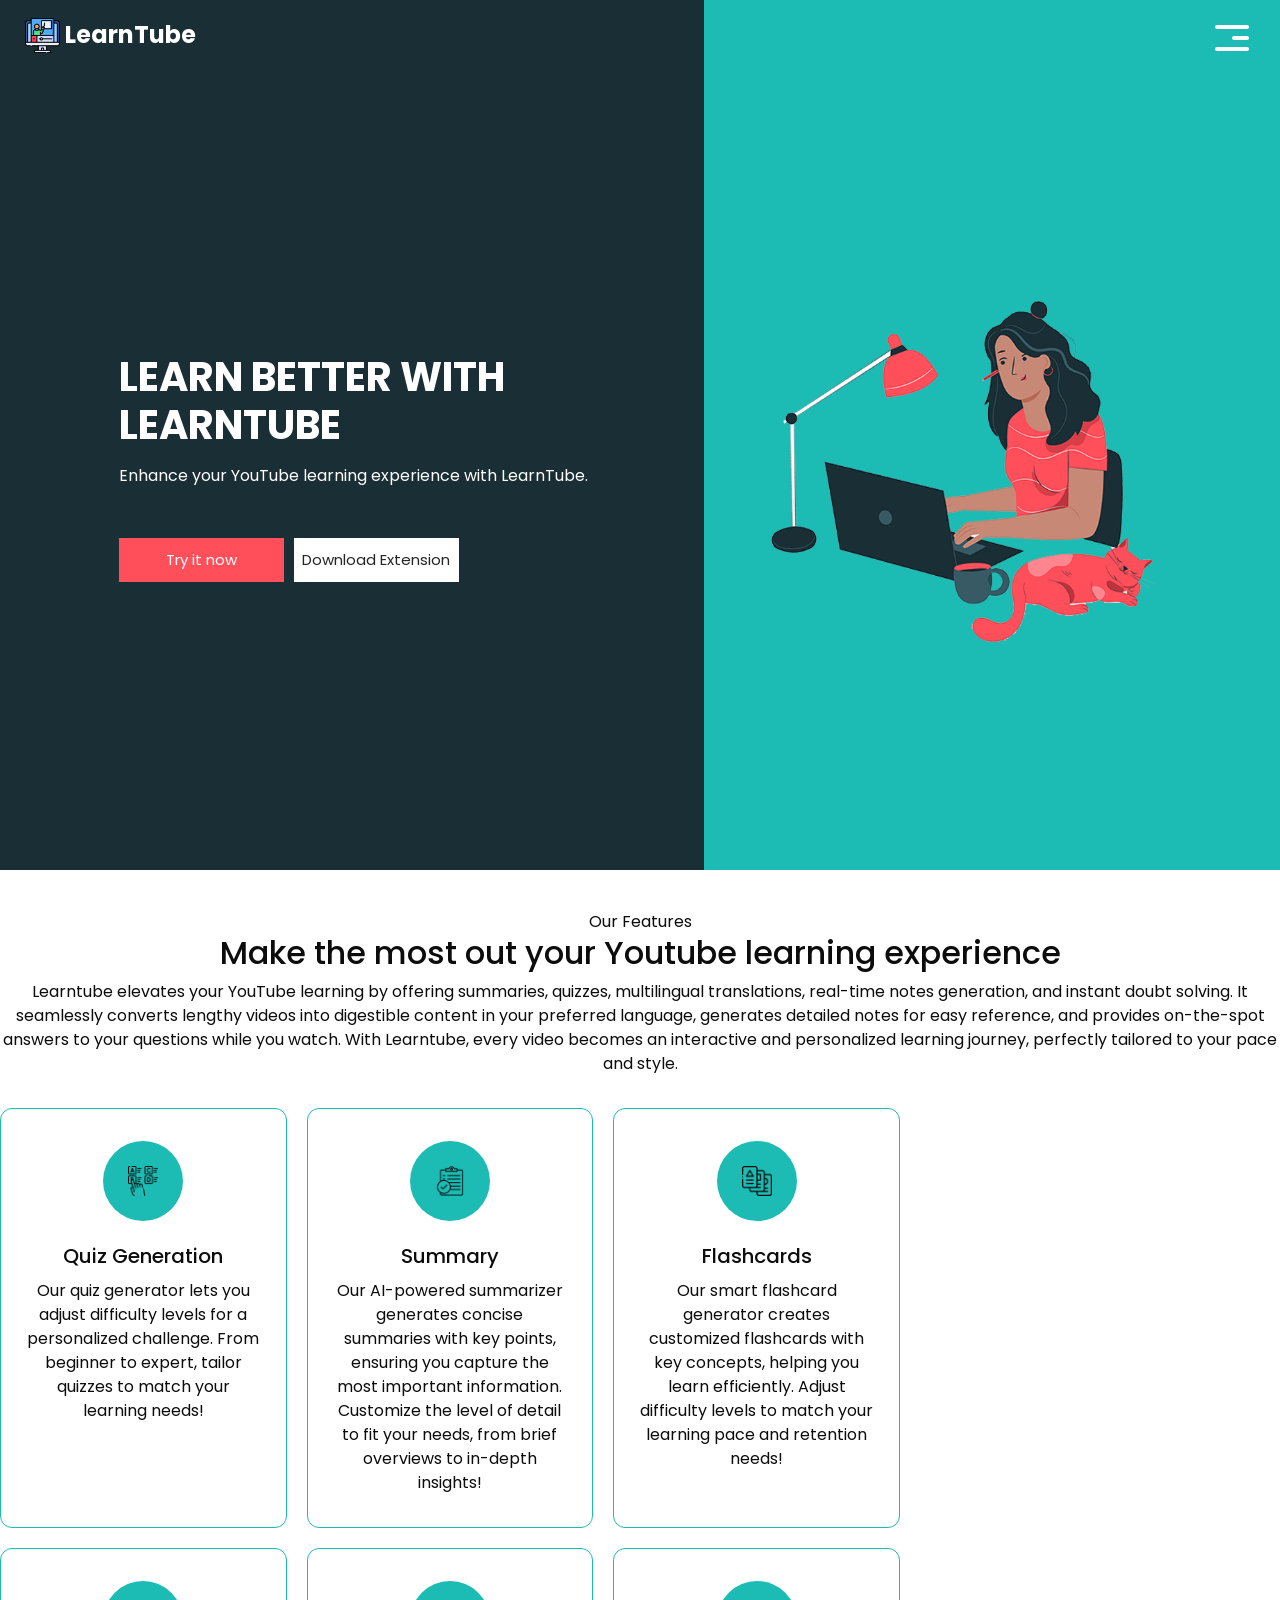
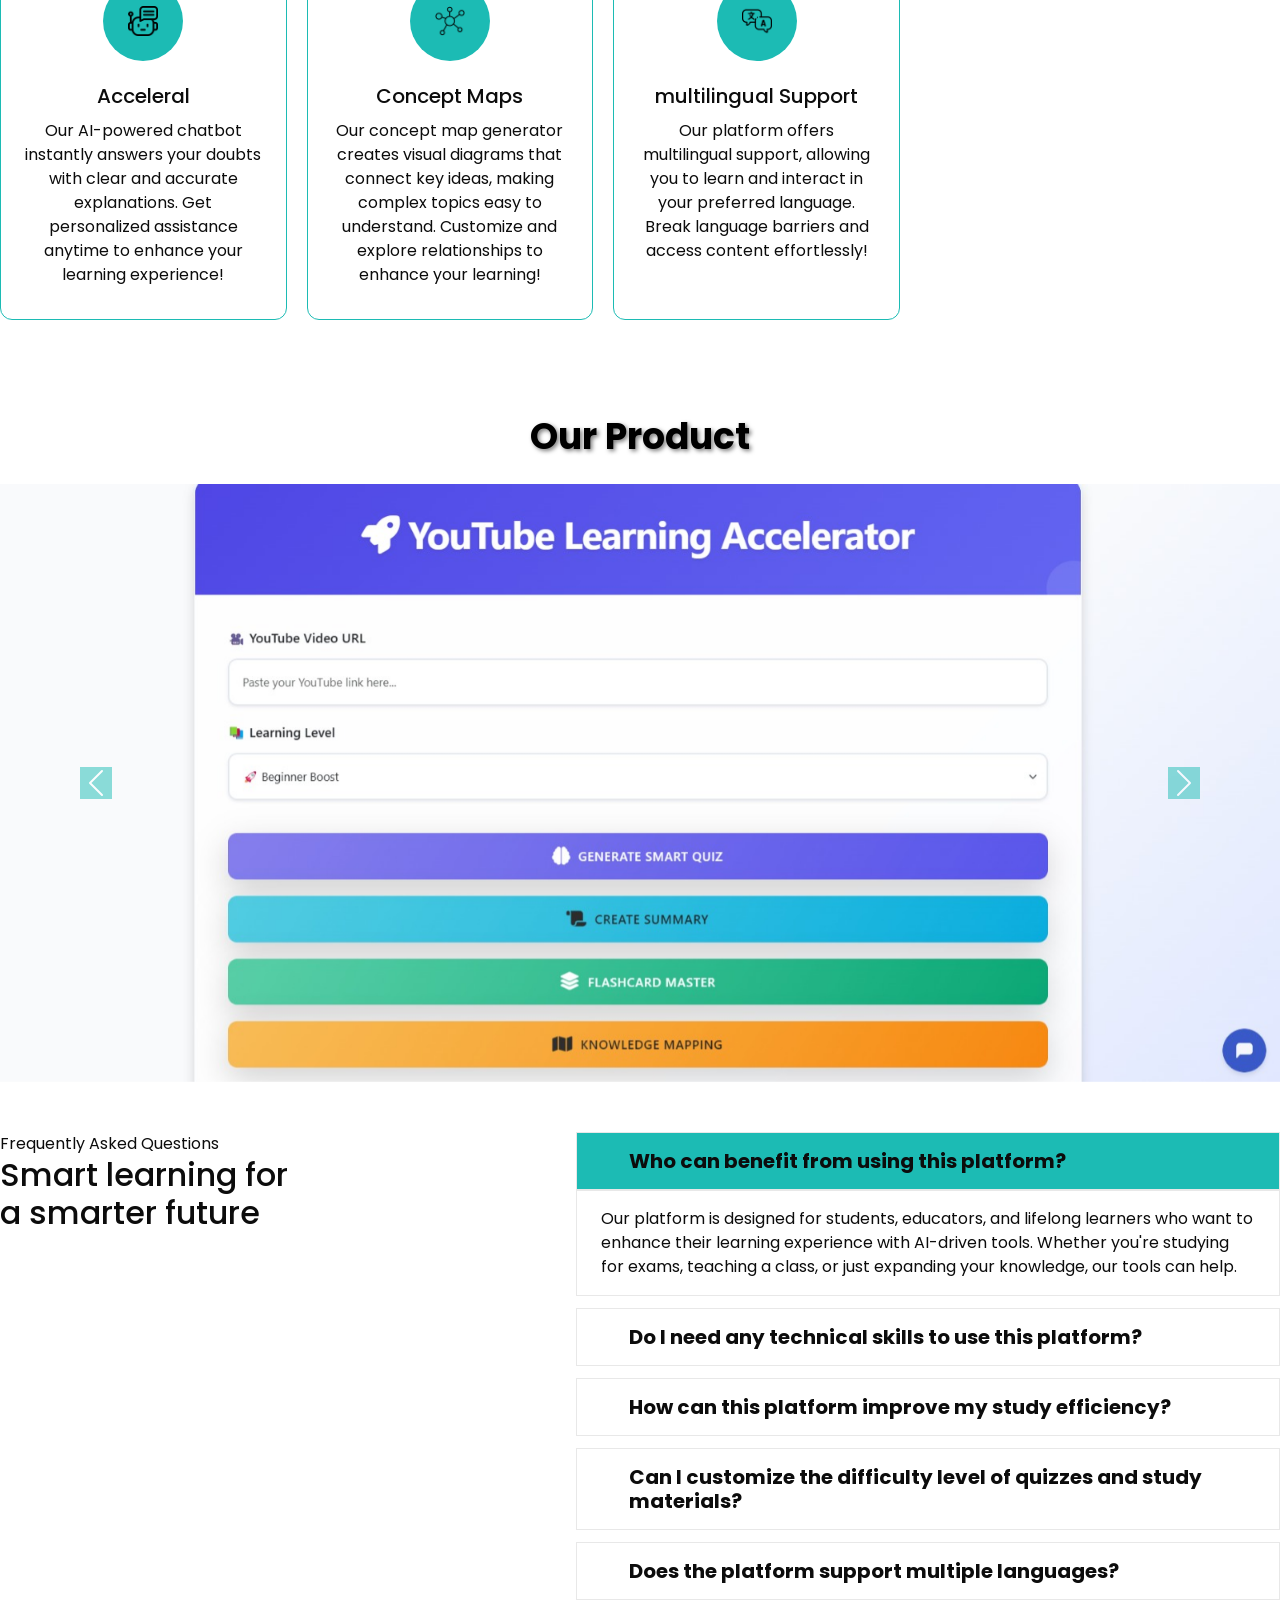
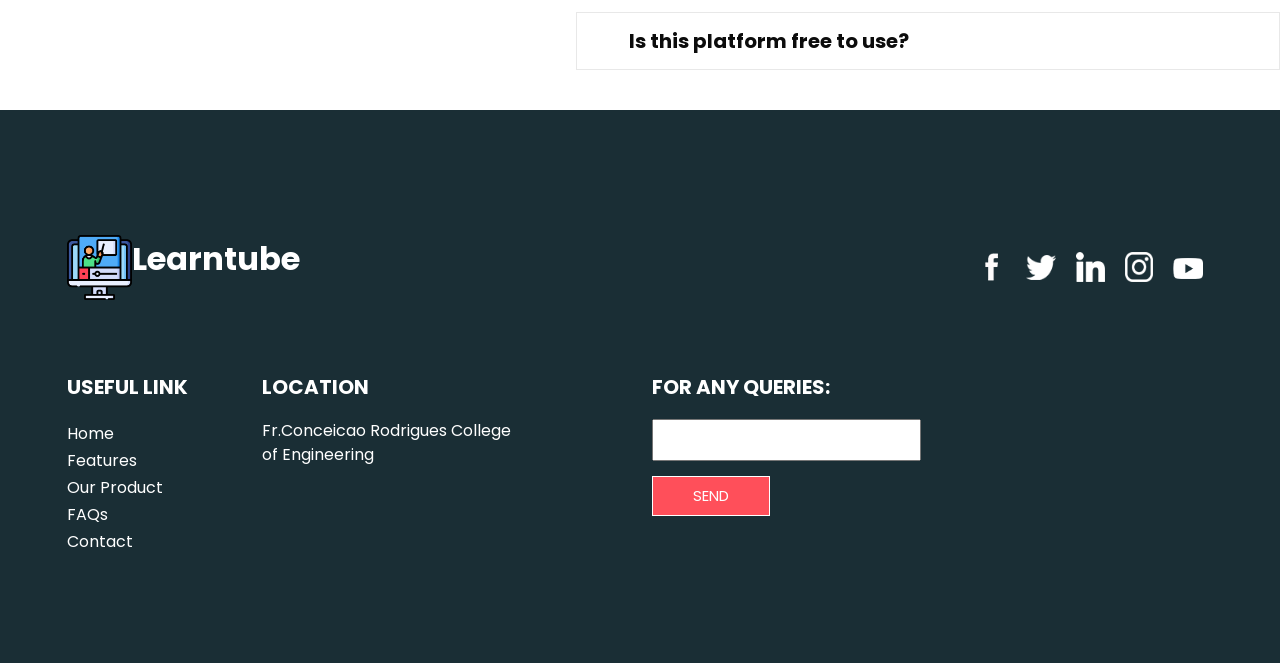
<file: LearnTube website final/LearnTube website final/Learntube-html/index.html>
<!DOCTYPE html>
<html>

<head>
  <!-- Basic -->
  <meta charset="utf-8" />
  <meta http-equiv="X-UA-Compatible" content="IE=edge" />
  <!-- Mobile Metas -->
  <meta name="viewport" content="width=device-width, initial-scale=1, shrink-to-fit=no" />
  <!-- Site Metas -->
  <meta name="keywords" content="" />
  <meta name="description" content="" />
  <meta name="author" content="" />

  <title>LearnTube</title>

  <!-- bootstrap core css -->
  <link rel="stylesheet" type="text/css" href="css/bootstrap.css" />

  <link href="https://fonts.googleapis.com/css?family=Poppins:400,700&display=swap" rel="stylesheet">
  <link href="https://cdn.jsdelivr.net/npm/bootstrap@5.3.0-alpha1/dist/css/bootstrap.min.css" rel="stylesheet">
  <style>
    /* Ensure images fit within the carousel container */
    .learntube-carousel-img {
      width: 100%;
      height: auto; /* Maintain aspect ratio */
      object-fit: contain; /* Ensures the image fits fully without cropping */
    }

    /* Style the arrows (previous and next) */
    .carousel-control-prev-icon,
    .carousel-control-next-icon {
      background-color: #1cbbb4;  /* Make arrows black */
    }

    /* Add padding to the top and bottom of the carousel */
    .learntube-carousel-section {
      padding-top: 50px;
      padding-bottom: 50px;
    }

    /* Title at the top center */
    .carousel-product-title {
      color: #000000;
      font-size: 36px;
      font-weight: bold;
      text-align: center;
      margin-bottom: 20px; /* Space between title and carousel */
      text-shadow: 2px 2px 4px rgba(0, 0, 0, 0.5);
    }
  </style>
  <!-- Custom styles for this template -->
  <link href="css/style.css" rel="stylesheet" />
  <!-- responsive style -->
  <link href="css/responsive.css" rel="stylesheet" />
</head>

<body>
  <div class="hero_area">
    <!-- header section strats -->
    <header class="header_section">
      <div class="container-fluid">
        <nav class="navbar navbar-expand-lg custom_nav-container">
          <a class="navbar-brand" href="index.html">
            <img src="images/online-lesson.png" alt="" />
            <span>
              LearnTube
            </span>
          </a>
          <button class="navbar-toggler" type="button" data-toggle="collapse" data-target="#navbarSupportedContent" aria-controls="navbarSupportedContent" aria-expanded="false" aria-label="Toggle navigation">
            <span class="navbar-toggler-icon"></span>
          </button>

          <div class="collapse navbar-collapse" id="navbarSupportedContent">
            <ul class="navbar-nav  ">
              <li class="nav-item ">
                <a class="nav-link" href="#home">Home <span class="sr-only">(current)</span></a>
              </li>
              <li class="nav-item">
                <a class="nav-link" href="#features"> Features</a>
              </li>
              <li class="nav-item active">
                <a class="nav-link" href="#product">Our Product </a>
              </li>
              <li class="nav-item">
                <a class="nav-link" href="#faqs"> FAQs </a>
              </li>
              <li class="nav-item">
                <a class="nav-link" href="#info"> Contact </a>
              </li>
            </ul>
            <div class="user_option">
              <a href="">
                
              </a>
              
            </div>
          </div>
          <div>
            <div class="custom_menu-btn ">
              <button>
                <span class=" s-1">

                </span>
                <span class="s-2">

                </span>
                <span class="s-3">

                </span>
              </button>
            </div>
          </div>

        </nav>
      </div>
    </header>
    <!-- end header section -->
    <!-- slider section -->
    <section class="slider_section" id="home">
      <div class="container-fluid">
          <div class="row">
              <div class="col-md-5 offset-md-1">
                  <div class="detail-box">
                      <h1>
                          Learn better with LearnTube
                      </h1>
                      <p>
                          Enhance your YouTube learning experience with LearnTube.
                      </p>
                      <div class="btn-box">
                          <a href="http://127.0.0.1:5000" class="btn-1">
                              Try it now
                          </a>
                          <a href="#" class="btn-2">
                              Download Extension
                          </a>
                      </div>
                  </div>
              </div>
              <div class="offset-md-1 col-md-4 img-container">
                  <div class="img-box">
                      <img src="images/slider-img.png" alt="LearnTube Image">
                  </div>
              </div>
          </div>
      </div>
  </section>
  
    <!-- end slider section -->
  </div>



  <!-- category section -->
<section id="services-1188">
  <div class="cs-container" id="features">
      <div class="cs-content">
          <span class="cs-topper">Our Features</span>
          <h2 class="cs-title">Make the most out your Youtube learning experience</h2>
          <p class="cs-text">
            Learntube elevates your YouTube learning by offering summaries, quizzes, multilingual translations, real-time notes generation, and instant doubt solving. It seamlessly converts lengthy videos into digestible content in your preferred language, generates detailed notes for easy reference, and provides on-the-spot answers to your questions while you watch. With Learntube, every video becomes an interactive and personalized learning journey, perfectly tailored to your pace and style.            </p>
          </p>
      </div>
      <ul class="cs-card-group">
          <li class="cs-item">
              <picture class="cs-picture">
                  <img class="cs-icon"
                          src="images/choose.png"
                          loading="lazy" decoding="async" alt="icon" width="33" height="38" aria-hidden="true">
              </picture>
              <!-- Text Grouped For Flexbox-->
              <div class="cs-text-group">
                  <h3 class="cs-h3">Quiz Generation</h3>
                  <p class="cs-item-text">Our quiz generator lets you adjust difficulty levels for a personalized challenge. From beginner to expert, tailor quizzes to match your learning needs!</p>
              </div>
          </li>
          <li class="cs-item">
              <picture class="cs-picture">
                  <img class="cs-icon" src="images/summary.png"
                          loading="lazy" decoding="async" alt="icon" width="33" height="38" aria-hidden="true">
              </picture>
              <!-- Text Grouped For Flexbox-->
              <div class="cs-text-group">
                  <h3 class="cs-h3">Summary</h3>
                  <p class="cs-item-text">Our AI-powered summarizer generates concise summaries with key points, ensuring you capture the most important information. Customize the level of detail to fit your needs, from brief overviews to in-depth insights!</p>
              </div>
          </li>
          <li class="cs-item">
              <picture class="cs-picture">
                  <img class="cs-icon"
                          src="images/flash-card.png"
                          loading="lazy" decoding="async" alt="icon" width="33" height="38" aria-hidden="true">
              </picture>
              <!-- Text Grouped For Flexbox-->
              <div class="cs-text-group">
                  <h3 class="cs-h3">Flashcards</h3>
                  <p class="cs-item-text">Our smart flashcard generator creates customized flashcards with key concepts, helping you learn efficiently. Adjust difficulty levels to match your learning pace and retention needs!</p>
              </div>
          </li>
          <li class="cs-item">
              <picture class="cs-picture">
                  <img class="cs-icon"
                          src="images/chatbot.png" loading="lazy"
                          decoding="async" alt="icon" width="33" height="38" aria-hidden="true">
              </picture>
              <!-- Text Grouped For Flexbox-->
              <div class="cs-text-group">
                  <h3 class="cs-h3">Acceleral</h3>
                  <p class="cs-item-text">Our AI-powered chatbot instantly answers your doubts with clear and accurate explanations. Get personalized assistance anytime to enhance your learning experience!</p>
              </div>
          </li>
          <li class="cs-item">
              <picture class="cs-picture">
                  <img class="cs-icon"
                          src="images/map.png" loading="lazy"
                          decoding="async" alt="icon" width="33" height="38" aria-hidden="true">
              </picture>
              <!-- Text Grouped For Flexbox-->
              <div class="cs-text-group">
                  <h3 class="cs-h3">Concept Maps</h3>
                  <p class="cs-item-text">Our concept map generator creates visual diagrams that connect key ideas, making complex topics easy to understand. Customize and explore relationships to enhance your learning!</p>
              </div>
          </li>
          <li class="cs-item">
              <picture class="cs-picture">
                  <img class="cs-icon"
                          src="images/translate (1).png"
                          loading="lazy" decoding="async" alt="icon" width="33" height="38" aria-hidden="true">
              </picture>
              <!-- Text Grouped For Flexbox-->
              <div class="cs-text-group">
                  <h3 class="cs-h3">multilingual Support</h3>
                  <p class="cs-item-text">Our platform offers multilingual support, allowing you to learn and interact in your preferred language. Break language barriers and access content effortlessly!</p>
              </div>
          </li>
      </ul>
      
  </div>
</section>
                              

  <!-- end category section -->

  <!-- about section -->
  <section class="learntube-carousel-section" id="product">
    <div class="carousel-product-title">Our Product</div>
    <div id="learntubeCarousel" class="carousel slide" data-bs-ride="carousel">
      <!-- Inner wrapper for carousel items -->
      <div class="carousel-inner">
        <!-- First image -->
        <div class="carousel-item active">
          <img src="images/Learntube1.jpg" class="d-block w-100 learntube-carousel-img" alt="Image 1">
        </div>
        <!-- Second image -->
        <div class="carousel-item">
          <img src="images/Learntube2.jpg" class="d-block w-100 learntube-carousel-img" alt="Image 2">
        </div>
        <!-- Third image -->
        <div class="carousel-item">
          <img src="images/Learntube3.jpg" class="d-block w-100 learntube-carousel-img" alt="Image 3">
        </div>
        <!-- Fourth image -->
        <div class="carousel-item">
          <img src="images/Learntube4.jpg" class="d-block w-100 learntube-carousel-img" alt="Image 4">
        </div>
        <!-- Fifth image -->
        <div class="carousel-item">
          <img src="images/Learntube5.jpg" class="d-block w-100 learntube-carousel-img" alt="Image 5">
        </div>
        <!-- Sixth image -->
        <div class="carousel-item">
          <img src="images/Learntube6.jpg" class="d-block w-100 learntube-carousel-img" alt="Image 6">
        </div>
        <!-- Seventh image -->
        <div class="carousel-item">
          <img src="images/Learntube7.jpg" class="d-block w-100 learntube-carousel-img" alt="Image 7">
        </div>
      </div>
  
      <!-- Carousel controls (Previous and Next buttons) -->
      <button class="carousel-control-prev" type="button" data-bs-target="#learntubeCarousel" data-bs-slide="prev">
        <span class="carousel-control-prev-icon" aria-hidden="true"></span>
        <span class="visually-hidden">Previous</span>
      </button>
      <button class="carousel-control-next" type="button" data-bs-target="#learntubeCarousel" data-bs-slide="next">
        <span class="carousel-control-next-icon" aria-hidden="true"></span>
        <span class="visually-hidden">Next</span>
      </button>
    </div>
  </section>
  
  
  
  




  <!-- end about section -->

  <!-- freelance section -->

  <!-- ============================================ -->
<!--                    FAQ                       -->
<!-- ============================================ -->

<section id="faq-1741">
  <div class="cs-container" id="faqs">
      <div class="cs-content">
          <span class="cs-topper">Frequently Asked Questions</span>
          <h2 class="cs-title">Smart learning for a smarter future</h2>
          
      </div>
      <div class="cs-flex-group">
          <ul class="cs-faq-group">
              <!-- Active class added as default -->
              <li class="cs-faq-item active">
                  <button class="cs-button">
                      <span class="cs-button-text">
                        Who can benefit from using this platform?
                      </span>
                  </button>
                  <p class="cs-item-text">
                    Our platform is designed for students, educators, and lifelong learners who want to enhance their learning experience with AI-driven tools. Whether you're studying for exams, teaching a class, or just expanding your knowledge, our tools can help.                  </p>
              </li>
              <li class="cs-faq-item">
                  <button class="cs-button">
                      <span class="cs-button-text">
                        Do I need any technical skills to use this platform?
                      </span>
                  </button>
                  <p class="cs-item-text">
                    No, our platform is user-friendly and requires no technical expertise. Simply select the tools you need, and our system will handle the rest, making learning accessible for everyone.
                  </p>
              </li>
              <li class="cs-faq-item">
                  <button class="cs-button">
                      <span class="cs-button-text">
                        How can this platform improve my study efficiency?
                      </span>
                  </button>
                  <p class="cs-item-text">
                    By automating tasks like summarization, quiz creation, and flashcard generation, our platform helps you focus on understanding concepts rather than organizing materials. This saves time and allows for more effective learning. 
                  </p>
              </li>
              <li class="cs-faq-item">
                  <button class="cs-button">
                      <span class="cs-button-text">
                        Can I customize the difficulty level of quizzes and study materials?
                      </span>
                  </button>
                  <p class="cs-item-text">
                    Yes! Our platform allows you to adjust the difficulty level of quizzes and summaries based on your learning needs. Whether you're a beginner or an advanced learner, you can tailor the content to match your skill level. 
                  </p>
              </li>
              <li class="cs-faq-item">
                  <button class="cs-button">
                      <span class="cs-button-text">
                        Does the platform support multiple languages?
                      </span>
                  </button>
                  <p class="cs-item-text">
                    Yes, our multilingual support ensures that users can generate quizzes, summaries, and flashcards in different languages. This makes learning more accessible and inclusive for a global audience. 
                  </p>
              </li>
              <li class="cs-faq-item">
                  <button class="cs-button">
                      <span class="cs-button-text">
                        Is this platform free to use?
                      </span>
                  </button>
                  <p class="cs-item-text">
                    We offer both free and premium plans, so you can access core features at no cost or upgrade for additional benefits. This way, you can explore the platform before deciding if advanced features are right for you. 
                  </p>
              </li>
          </ul>
      </div>
  </div>
  
</section>
                              
  <!-- end freelance section -->





  <!-- info section -->

  <section class="info_section ">
    <div class="info_container layout_padding-top" id="info">
      <div class="container">
        <div class="info_top">
          <div class="info_logo">
            <img src="images/online-lesson.png" alt="" />
            <span>
              Learntube
            </span>
          </div>
          <div class="social_box">
            <a href="#">
              <img src="images/fb.png" alt="">
            </a>
            <a href="#">
              <img src="images/twitter.png" alt="">
            </a>
            <a href="#">
              <img src="images/linkedin.png" alt="">
            </a>
            <a href="#">
              <img src="images/instagram.png" alt="">
            </a>
            <a href="#">
              <img src="images/youtube.png" alt="">
            </a>
          </div>
        </div>

        <div class="info_main">
          <div class="row">
            <div class="col-md-3 col-lg-2">
              <div class="info_link-box">
                <h5>
                  Useful Link
                </h5>
                <ul>
                  <li class=" active">
                    <a class="" href="#home">Home <span class="sr-only">(current)</span></a>
                  </li>
                  <li class="">
                    <a class="" href="#features">Features </a>
                  </li>
                  <li class="">
                    <a class="" href="#product">Our Product </a>
                  </li>
                  <li class="">
                    <a class="" href="#faqs">FAQs </a>
                  </li>
                  <li class="">
                    <a class="" href="#info">Contact </a>
                  </li>
                </ul>
              </div>
            </div>
            <div class="col-md-3 ">
              <h5>
                Location
              </h5>
              <p>
                Fr.Conceicao Rodrigues College of Engineering
              </p>
            </div>

            <div class="col-md-3  offset-lg-1">
              <div class="info_form ">
                <h5>
                  For any queries:
                </h5>
                <form action="">
                  <input type="email" placeholder="">
                  <button>
                    Send
                  </button>
                </form>
              </div>
            </div>
          </div>
        </div>
        <div class="row">
          <div class="col-lg-9 col-md-10 mx-auto">
            <div class="info_contact layout_padding2">

                
              </div>
            </div>
          </div>
        </div>

      </div>
    </div>
  </section>

  <!-- end info section -->

  <script src="js/jquery-3.4.1.min.js"></script>
  <script src="js/bootstrap.js"></script>
  <script src="js/custom.js"></script>
  <script src="https://code.jquery.com/jquery-3.6.0.min.js"></script>
  <!-- Include Bootstrap CSS and JS (Bootstrap 5.3.x) -->
  
  <script src="https://cdn.jsdelivr.net/npm/bootstrap@5.3.0-alpha1/dist/js/bootstrap.bundle.min.js"></script>


</body>
</body>

</html>
</file>
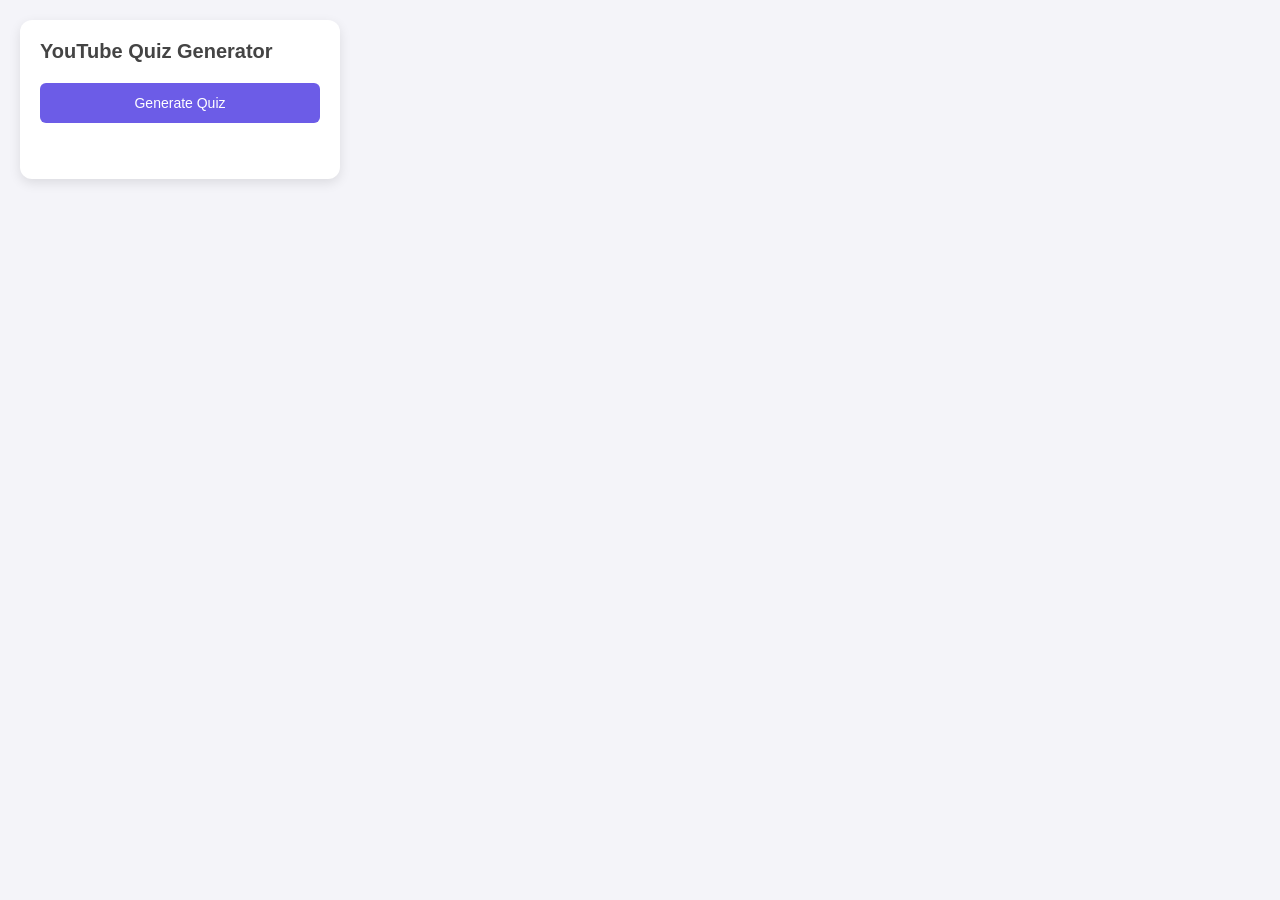
<file: Extension-Quiz/popup.html>
<!DOCTYPE html>
<html>
<head>
  <title>YouTube Quiz Generator</title>
  <style>
    * {
      box-sizing: border-box;
      margin: 0;
      padding: 0;
    }

    body {
      width: 360px;
      padding: 20px;
      font-family: 'Poppins', sans-serif;
      background: #f4f4f9;
      color: #333;
    }

    .container {
      display: flex;
      flex-direction: column;
      gap: 20px;
      background: #ffffff;
      padding: 20px;
      border-radius: 12px;
      box-shadow: 0 4px 12px rgba(0, 0, 0, 0.1);
    }

    .app-header {
      display: flex;
      align-items: center;
      justify-content: space-between;
    }

    .app-title {
      font-size: 20px;
      font-weight: 600;
      color: #444;
    }

    .api-section {
      display: none;
      padding: 16px;
      background: #f9f9ff;
      border-radius: 10px;
      box-shadow: 0 2px 6px rgba(0, 0, 0, 0.05);
    }

    .api-section.show {
      display: block;
    }

    .input-group {
      margin-bottom: 12px;
    }

    .input-group label {
      display: block;
      font-size: 14px;
      color: #666;
      margin-bottom: 6px;
    }

    input[type="text"] {
      width: 100%;
      padding: 10px;
      border: 1px solid #ccc;
      border-radius: 6px;
      font-size: 14px;
    }

    input[type="text"]:focus {
      outline: none;
      border-color: #6c5ce7;
      box-shadow: 0 0 4px rgba(108, 92, 231, 0.2);
    }

    button {
      width: 100%;
      padding: 12px;
      border: none;
      border-radius: 6px;
      font-size: 14px;
      font-weight: 500;
      cursor: pointer;
      transition: 0.3s;
    }

    #generate-quiz {
      background: #6c5ce7;
      color: white;
    }

    #generate-quiz:hover {
      background: #5a4acc;
    }

    #save-key {
      background: #00cec9;
      color: white;
    }

    #save-key:hover {
      background: #00b8b0;
    }

    .loading {
      display: none;
      text-align: center;
      font-size: 14px;
      color: #555;
    }

    .loading.active {
      display: block;
    }

    .quiz-container {
      margin-top: 16px;
    }

    .question {
      background: #ffffff;
      padding: 16px;
      border-radius: 10px;
      box-shadow: 0 2px 8px rgba(0, 0, 0, 0.05);
      border: 1px solid #e0e0e0;
    }

    .question p {
      margin-bottom: 12px;
      color: #444;
    }

    .options label {
      display: block;
      padding: 10px;
      margin: 6px 0;
      cursor: pointer;
      border-radius: 6px;
      border: 1px solid #ddd;
      background: #fafafa;
      transition: 0.2s;
    }

    .options label:hover {
      background: #e3e3e3;
      border-color: #6c5ce7;
    }

    .results {
      background: #f8f9fa;
      padding: 16px;
      border-radius: 10px;
      margin-top: 20px;
    }

    .results h3 {
      color: #444;
      margin-bottom: 12px;
    }
  </style>
</head>
<body>
  <div class="container">
    <div class="app-header">
      <h1 class="app-title">YouTube Quiz Generator</h1>
    </div>
    <div class="api-section" id="api-section">
      <div class="input-group">
        <label for="api-key">Gemini API Key</label>
        <input type="text" id="api-key" placeholder="Enter your API key">
      </div>
      <button id="save-key">Save API Key</button>
    </div>
    <button id="generate-quiz">Generate Quiz</button>
    <div id="loading" class="loading">Generating quiz...</div>
    <div id="quiz-container" class="quiz-container"></div>
  </div>
  <script src="popup.js"></script>
</body>
</html>
</file>
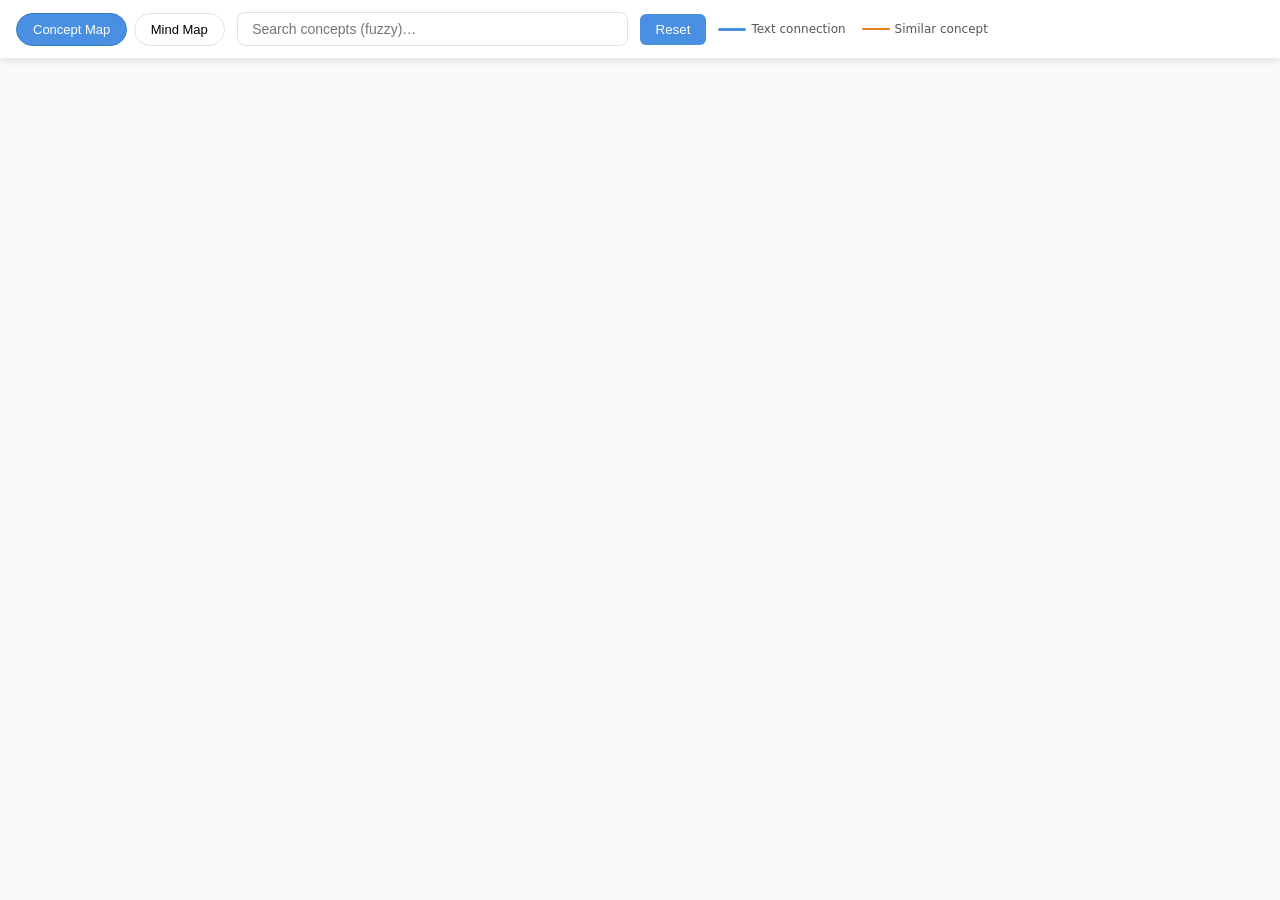
<file: templates/knowledge_graph.html>
<!DOCTYPE html>
<html>
<head>
    <title>Knowledge Navigator</title>
    <script src="https://d3js.org/d3.v7.min.js"></script>
    <style>
        body {
            margin: 0;
            height: 100vh;
            display: grid;
            grid-template-rows: auto 1fr;
            background: #f8f9fa;
            font-family: 'Segoe UI', system-ui;
        }

        .toolbar {
            padding: 0.75rem 1rem;
            background: #ffffff;
            box-shadow: 0 2px 8px rgba(0,0,0,0.1);
            display: flex;
            gap: 0.75rem;
            align-items: center;
            flex-wrap: wrap;
        }

        #graph-container {
            width: 100vw;
            height: 100%;
            position: relative;
            overflow: hidden;
        }

        /* ── nodes ── */
        .node { cursor: pointer; stroke-width: 1.5px; }
        .concept-node { fill: url(#concept-gradient); stroke: #2c3e50; }
        .mind-node    { fill: url(#mind-gradient);    stroke: #219653; }
        .root-node    { stroke-width: 3px; stroke: #e74c3c; }

        /* ── labels ── */
        .node-label {
            font-size: 12px;
            fill: #2c3e50;
            font-weight: 600;
            pointer-events: none;
            text-shadow: 0 1px 3px rgba(255,255,255,0.9);
        }

        /* ── links ── */
        .link-cooccurrence {
            stroke: #4a90e2;
            stroke-opacity: 0.55;
        }
        .link-semantic {
            stroke: #e67e22;
            stroke-opacity: 0.45;
            stroke-dasharray: 5 3;   /* dashed = implicit/semantic link */
        }

        /* ── legend ── */
        .legend {
            display: flex;
            gap: 1rem;
            align-items: center;
            font-size: 12px;
            color: #555;
        }
        .legend-item { display: flex; align-items: center; gap: 5px; }
        .legend-line {
            width: 28px; height: 3px; border-radius: 2px;
        }
        .legend-line.co  { background: #4a90e2; }
        .legend-line.sem { background: #e67e22; border-top: 2px dashed #e67e22; height: 0; }

        /* ── toolbar controls ── */
        .search-box {
            flex: 1; max-width: 360px;
            padding: 0.5rem 0.9rem;
            border: 1px solid #dee2e6;
            border-radius: 8px;
            font-size: 14px;
        }
        .btn {
            padding: 0.5rem 1rem;
            background: #4a90e2; color: white;
            border: none; border-radius: 6px; cursor: pointer;
        }
        .view-toggle { display: flex; gap: 0.4rem; }
        .view-btn {
            padding: 0.5rem 1rem;
            border-radius: 20px;
            border: 1px solid #dee2e6;
            background: white; cursor: pointer;
            font-size: 13px;
        }
        .view-btn.active {
            background: #4a90e2; color: white; border-color: #357abd;
        }

        /* ── definition popup ── */
        #definition-popup {
            position: absolute;
            background: white;
            padding: 0.9rem 1rem;
            border-radius: 10px;
            box-shadow: 0 4px 16px rgba(0,0,0,0.15);
            display: none;
            max-width: 280px;
            z-index: 100;
            pointer-events: none;
        }
        #definition-popup .popup-term {
            font-weight: 700; font-size: 14px; margin-bottom: 4px; color: #2c3e50;
        }
        #definition-popup .popup-def {
            font-size: 12px; color: #555; line-height: 1.5; margin: 0;
        }
        #definition-popup .popup-badge {
            display: inline-block;
            font-size: 10px; padding: 1px 6px;
            border-radius: 10px; margin-bottom: 5px;
        }
        #definition-popup .badge-co  { background: #dbeafe; color: #1d4ed8; }
        #definition-popup .badge-sem { background: #fef3c7; color: #b45309; }

        /* ── search highlight ── */
        .node.search-match { filter: drop-shadow(0 0 6px #f39c12); }
        .node.search-dim   { opacity: 0.12; }
        .node-label.search-dim { opacity: 0.12; }
    </style>
</head>
<body>
<div class="toolbar">
    <div class="view-toggle">
        <button class="view-btn active" onclick="changeView('concept')">Concept Map</button>
        <button class="view-btn"        onclick="changeView('mind')">Mind Map</button>
    </div>
    <input type="text" id="search" class="search-box" placeholder="Search concepts (fuzzy)…">
    <button onclick="resetView()" class="btn">Reset</button>
    <div class="legend">
        <div class="legend-item">
            <div class="legend-line co"></div> Text connection
        </div>
        <div class="legend-item">
            <div class="legend-line sem"></div> Similar concept
        </div>
    </div>
</div>
<div id="graph-container"></div>
<div id="definition-popup">
    <div class="popup-term" id="popup-term"></div>
    <span class="popup-badge" id="popup-badge"></span>
    <p class="popup-def" id="popup-def"></p>
</div>

<script>
// ── state ──────────────────────────────────────────────────────────────────────
let currentView = 'concept';
let width, height, svg, g, simulation, zoomBehavior;
let linkSel, nodeSel, labelSel;
let graphData   = null;
let rootNodeId  = null;   // highest-PageRank node — pinned in mind-map mode

// ── layout configs ─────────────────────────────────────────────────────────────
const layouts = {
    concept: { charge: -200, linkDistance: 160, collide: 32 },
    mind:    { charge: -100, linkDistance: 130, collide: 42 }
};

// ── init ───────────────────────────────────────────────────────────────────────
function init() {
    const container = d3.select("#graph-container");
    width  = container.node().offsetWidth;
    height = container.node().offsetHeight;

    zoomBehavior = d3.zoom()
        .scaleExtent([0.1, 8])
        .on("zoom", e => g.attr("transform", e.transform));

    svg = container.append("svg")
        .attr("width",  width)
        .attr("height", height)
        .call(zoomBehavior);

    // Arrow marker for semantic links (optional visual cue)
    svg.append("defs").append("marker")
        .attr("id", "arrow").attr("viewBox", "0 -4 8 8")
        .attr("refX", 14).attr("refY", 0)
        .attr("markerWidth", 5).attr("markerHeight", 5)
        .attr("orient", "auto")
        .append("path").attr("d", "M0,-4L8,0L0,4").attr("fill", "#e67e22").attr("opacity", 0.5);

    g = svg.append("g");
    createGradients();

    // Simulation must exist before nodes so drag() references a live object
    simulation = d3.forceSimulation();
    initializeGraph({{ graph_data|tojson }});
}

// ── gradients ─────────────────────────────────────────────────────────────────
function createGradients() {
    [
        { id: 'concept-gradient', colors: ['#4a90e2', '#357abd'] },
        { id: 'mind-gradient',    colors: ['#27ae60', '#219653'] },
    ].forEach(({ id, colors }) => {
        const grad = svg.append("defs").append("radialGradient")
            .attr("id", id).attr("cx", "40%").attr("cy", "40%").attr("r", "70%");
        grad.append("stop").attr("offset",   "0%").attr("stop-color", colors[0]);
        grad.append("stop").attr("offset", "100%").attr("stop-color", colors[1]);
    });
}

// ── graph init ────────────────────────────────────────────────────────────────
function initializeGraph(data) {
    graphData  = data;
    rootNodeId = data.nodes.reduce(
        (best, n) => n.importance > best.importance ? n : best,
        data.nodes[0]
    ).id;

    // Links — colour and style by type
    linkSel = g.append("g")
        .selectAll("line")
        .data(data.links)
        .enter().append("line")
        .attr("class", d => `link-${d.type || 'cooccurrence'}`)
        .attr("stroke-width", d =>
            d.type === 'semantic'
                ? 1 + (d.strength * 1.5)
                : Math.max(1, Math.sqrt(d.strength || 1))
        );

    // Nodes
    nodeSel = g.append("g")
        .selectAll("circle")
        .data(data.nodes)
        .enter().append("circle")
        .attr("class", d =>
            `node ${currentView}-node${d.id === rootNodeId ? ' root-node' : ''}`)
        .attr("r", d => 10 + (d.importance * 25))
        .on("mouseover", nodeMouseOver)
        .on("mouseout",  nodeMouseOut)
        .on("click",     showDefinition)
        .call(drag());

    // Labels
    labelSel = g.append("g")
        .selectAll("text")
        .data(data.nodes)
        .enter().append("text")
        .attr("class", "node-label")
        .text(d => d.id)
        .attr("dx", d => 12 + (d.importance * 10))
        .attr("dy", "0.35em");

    applyForces(currentView);
}

// ── force application ─────────────────────────────────────────────────────────
function applyForces(viewType) {
    const cfg = layouts[viewType];
    simulation.stop();
    simulation.nodes(graphData.nodes).on("tick", ticked);

    // Release any previously pinned root node
    graphData.nodes.forEach(n => { n.fx = null; n.fy = null; });

    if (viewType === 'concept') {
        simulation
            .force("link",   d3.forceLink(graphData.links).id(d => d.id).distance(cfg.linkDistance))
            .force("charge", d3.forceManyBody().strength(cfg.charge))
            .force("center", d3.forceCenter(width / 2, height / 2))
            .force("collide",d3.forceCollide(cfg.collide))
            .force("radial", null);

    } else {
        // Mind map: root pinned to centre, other nodes radiate by BFS depth
        const root = graphData.nodes.find(n => n.id === rootNodeId);
        if (root) { root.fx = width / 2; root.fy = height / 2; }

        const visited = new Set([rootNodeId]);
        const depth   = { [rootNodeId]: 0 };
        const queue   = [rootNodeId];

        while (queue.length) {
            const cur = queue.shift();
            graphData.links.forEach(l => {
                const srcId = l.source.id ?? l.source;
                const tgtId = l.target.id ?? l.target;
                const nbr   = srcId === cur ? tgtId : tgtId === cur ? srcId : null;
                if (nbr && !visited.has(nbr)) {
                    visited.add(nbr);
                    depth[nbr] = depth[cur] + 1;
                    queue.push(nbr);
                }
            });
        }

        const maxDepth = Math.max(...Object.values(depth), 1);
        const radius   = Math.min(width, height) * 0.42;

        simulation
            .force("link",   d3.forceLink(graphData.links).id(d => d.id).distance(cfg.linkDistance))
            .force("charge", d3.forceManyBody().strength(cfg.charge))
            .force("center", d3.forceCenter(width / 2, height / 2))
            .force("collide",d3.forceCollide(cfg.collide))
            .force("radial", d3.forceRadial(
                d => d.id === rootNodeId ? 0 : ((depth[d.id] ?? maxDepth) / maxDepth) * radius,
                width / 2, height / 2
            ).strength(0.85));
    }

    simulation.alpha(1).restart();
}

// ── tick ──────────────────────────────────────────────────────────────────────
function ticked() {
    linkSel
        .attr("x1", d => d.source.x).attr("y1", d => d.source.y)
        .attr("x2", d => d.target.x).attr("y2", d => d.target.y);
    nodeSel .attr("cx", d => d.x).attr("cy", d => d.y);
    labelSel.attr("x",  d => d.x).attr("y",  d => d.y);
}

// ── view switch ───────────────────────────────────────────────────────────────
function changeView(viewType) {
    currentView = viewType;
    d3.selectAll(".view-btn").classed("active", false);
    d3.select(`button[onclick="changeView('${viewType}')"]`).classed("active", true);
    nodeSel.attr("class", d =>
        `node ${viewType}-node${d.id === rootNodeId ? ' root-node' : ''}`);
    applyForces(viewType);
}

// ── drag ──────────────────────────────────────────────────────────────────────
function drag() {
    return d3.drag()
        .on("start", e => {
            if (!e.active) simulation.alphaTarget(0.3).restart();
            e.subject.fx = e.subject.x;
            e.subject.fy = e.subject.y;
        })
        .on("drag",  e => { e.subject.fx = e.x; e.subject.fy = e.y; })
        .on("end",   e => {
            if (!e.active) simulation.alphaTarget(0);
            // In mind-map mode keep root pinned; release everything else
            if (currentView !== 'mind' || e.subject.id !== rootNodeId) {
                e.subject.fx = null;
                e.subject.fy = null;
            }
        });
}

// ── hover — highlight connected nodes ─────────────────────────────────────────
function nodeMouseOver(event, d) {
    const connected = new Set([d.id]);
    graphData.links.forEach(l => {
        const s = l.source.id ?? l.source;
        const t = l.target.id ?? l.target;
        if (s === d.id) connected.add(t);
        if (t === d.id) connected.add(s);
    });

    nodeSel.style("opacity",  n => connected.has(n.id) ? 1 : 0.15);
    labelSel.style("opacity", n => connected.has(n.id) ? 1 : 0.15);
    linkSel.style("opacity",  l => {
        const s = l.source.id ?? l.source;
        const t = l.target.id ?? l.target;
        return (s === d.id || t === d.id) ? 1 : 0.05;
    });

    d3.select(event.currentTarget)
        .transition().duration(150)
        .attr("r", 10 + (d.importance * 25) + 7);
}

function nodeMouseOut(event, d) {
    nodeSel .style("opacity", null);
    labelSel.style("opacity", null);
    linkSel .style("opacity", null);
    d3.select(event.currentTarget)
        .transition().duration(150)
        .attr("r", 10 + (d.importance * 25));
}

// ── definition popup ──────────────────────────────────────────────────────────
function showDefinition(event, d) {
    const connections = graphData.links.filter(l => {
        const s = l.source.id ?? l.source;
        const t = l.target.id ?? l.target;
        return s === d.id || t === d.id;
    });
    const semCount = connections.filter(l => l.type === 'semantic').length;
    const coCount  = connections.filter(l => l.type === 'cooccurrence').length;

    document.getElementById("popup-term").textContent = d.id;
    document.getElementById("popup-def").textContent  = d.definition || "Core concept in this context";

    const badge = document.getElementById("popup-badge");
    badge.textContent = `${coCount} text link${coCount !== 1 ? 's' : ''}, ${semCount} similar concept${semCount !== 1 ? 's' : ''}`;
    badge.className   = `popup-badge ${semCount > coCount ? 'badge-sem' : 'badge-co'}`;

    const popup = document.getElementById("definition-popup");
    popup.style.left    = `${event.pageX + 16}px`;
    popup.style.top     = `${event.pageY + 16}px`;
    popup.style.display = "block";
    event.stopPropagation();
}

document.addEventListener("click", () => {
    document.getElementById("definition-popup").style.display = "none";
});

// ── fuzzy search ──────────────────────────────────────────────────────────────
//
// Three-tier matching (in order of strictness):
//   1. Substring  — "lear" matches "learning"
//   2. Word-start — "lea"  matches "adaptive learning" (the word 'learning')
//   3. Subsequence — characters appear in order, allows gaps ("lrng" → "learning")
//      This is the 'fuzzy' tier that tolerates typos and abbreviations.
//
function fuzzyMatch(concept, term) {
    if (!term) return true;
    const c = concept.toLowerCase();
    const t = term.toLowerCase();
    if (c.includes(t)) return true;                    // tier 1: substring
    if (c.split(" ").some(w => w.startsWith(t))) return true;  // tier 2: word-start
    // tier 3: subsequence
    let ci = 0;
    for (let i = 0; i < t.length; i++) {
        ci = c.indexOf(t[i], ci);
        if (ci === -1) return false;
        ci++;
    }
    return true;
}

document.getElementById("search").addEventListener("input", function (e) {
    const term = e.target.value.trim();

    if (!term) {
        nodeSel .classed("search-match", false).classed("search-dim", false);
        labelSel.classed("search-dim", false);
        return;
    }

    nodeSel
        .classed("search-match", d =>  fuzzyMatch(d.id, term))
        .classed("search-dim",   d => !fuzzyMatch(d.id, term));
    labelSel
        .classed("search-dim",   d => !fuzzyMatch(d.id, term));
});

// ── reset ─────────────────────────────────────────────────────────────────────
function resetView() {
    svg.transition().duration(750).call(zoomBehavior.transform, d3.zoomIdentity);
    document.getElementById("search").value = "";
    nodeSel .classed("search-match", false).classed("search-dim", false);
    labelSel.classed("search-dim", false);
    simulation.alpha(1).restart();
}

// ── resize ────────────────────────────────────────────────────────────────────
window.addEventListener("resize", () => {
    width  = document.getElementById("graph-container").offsetWidth;
    height = document.getElementById("graph-container").offsetHeight;
    svg.attr("width", width).attr("height", height);
    simulation.force("center", d3.forceCenter(width / 2, height / 2)).alpha(1).restart();
});

// ── start ─────────────────────────────────────────────────────────────────────
init();
</script>
</body>
</html>
</file>
<file: LearnTube website final/LearnTube website final/Learntube-html/css/style.css>
body {
  font-family: 'Poppins', sans-serif;
  color: #0c0c0c;
  background-color: #ffffff;
}

.layout_padding {
  padding-top: 90px;
  padding-bottom: 90px;
}



.layout_padding2 {
  padding: 45px 0;
}

.layout_padding2-top {
  padding-top: 45px;
  padding-bottom: 45px;
}

.layout_padding2-bottom {
  padding-bottom: 45px;
}

.layout_padding-top {
  padding-top: 90px;
}

.layout_padding-bottom {
  padding-bottom: 90px;
}

.heading_container {
  display: -webkit-box;
  display: -ms-flexbox;
  display: flex;
}

.heading_container h2 {
  font-weight: bold;
  text-transform: uppercase;
}

/*header section*/
.hero_area {
  height: calc(100vh - 30px);
  background: -webkit-gradient(linear, left top, right top, color-stop(55%, #1a2e35), color-stop(55%, #1cbbb4));
  background: linear-gradient(to right, #1a2e35 55%, #1cbbb4 55%);
  display: -webkit-box;
  display: -ms-flexbox;
  display: flex;
  -webkit-box-orient: vertical;
  -webkit-box-direction: normal;
      -ms-flex-direction: column;
          flex-direction: column;
  position: relative;
}

.sub_page .hero_area {
  height: auto;
  background: none;
  background-color: #1a2e35;
}

.hero_area.sub_pages {
  height: auto;
}

.header_section {
  overflow-x: hidden;
}

.header_section .container-fluid {
  padding-right: 25px;
  padding-left: 25px;
}

.header_section .nav_container {
  margin: 0 auto;
}

.header_section .user_option {
  display: -webkit-box;
  display: -ms-flexbox;
  display: flex;
  -webkit-box-align: center;
      -ms-flex-align: center;
          align-items: center;
}

.header_section .user_option a {
  display: -webkit-box;
  display: -ms-flexbox;
  display: flex;
  color: #ffffff;
  -webkit-box-align: center;
      -ms-flex-align: center;
          align-items: center;
}

.header_section .user_option a img {
  min-width: 20px;
  height: 20px;
  margin-right: 5px;
}

.custom_nav-container.navbar-expand-lg .navbar-nav .nav-item .nav-link {
  padding: 10px 15px;
  color: #ffffff;
  text-align: center;
}

a,
a:hover,
a:focus {
  text-decoration: none;
}

a:hover,
a:focus {
  color: initial;
}

.btn,
.btn:focus {
  outline: none !important;
  -webkit-box-shadow: none;
          box-shadow: none;
}

.custom_nav-container .nav_search-btn {
  background-image: url(../images/search-icon.png);
  background-size: 17px;
  background-repeat: no-repeat;
  background-position-y: 7px;
  width: 35px;
  height: 35px;
  padding: 0;
  border: none;
}

.custom_nav-container form {
  padding-top: 7px;
}

.navbar-brand {
  margin-right: 5%;
  display: -webkit-box;
  display: -ms-flexbox;
  display: flex;
  -webkit-box-align: center;
      -ms-flex-align: center;
          align-items: center;
}

.navbar-brand img {
  width: 35px;
  margin-right: 5px;
}

.navbar-brand span {
  font-weight: bold;
  color: #ffffff;
  font-size: 24px;
}

.custom_nav-container {
  z-index: 99999;
  padding: 0;
  height: 70px;
}

.custom_nav-container .navbar-toggler {
  outline: none;
}

.custom_nav-container .navbar-toggler .navbar-toggler-icon {
  background-image: url(../images/menu.png);
  background-size: 30px;
  width: 32px;
  height: 32px;
}

.lg_toggl-btn {
  background-color: transparent;
  border: none;
  outline: none;
  width: 56px;
  height: 40px;
  cursor: pointer;
}

.lg_toggl-btn:focus {
  outline: none;
}

.login_btn-container {
  padding-top: 30px;
}

.login_btn-container a {
  color: #1cbbb4;
  text-transform: uppercase;
}

/*end header section*/
/* slider section */
.slider_section {
  -webkit-box-flex: 1;
      -ms-flex: 1;
          flex: 1;
  display: -webkit-box;
  display: -ms-flexbox;
  display: flex;
  -webkit-box-align: center;
      -ms-flex-align: center;
          align-items: center;
  position: relative;
}

.slider_section .row {
  -webkit-box-align: center;
      -ms-flex-align: center;
          align-items: center;
}

.slider_section .row > div {
  position: unset;
}

.slider_section .detail-box h1 {
  color: #ffffff;
  font-weight: bold;
  text-transform: uppercase;
}

.slider_section .detail-box p {
  color: #ffffff;
  margin-top: 15px;
}

.slider_section .detail-box .btn-box {
  display: -webkit-box;
  display: -ms-flexbox;
  display: flex;
  -ms-flex-wrap: wrap;
      flex-wrap: wrap;
  margin: 45px -5px 0 -5px;
}

.slider_section .detail-box .btn-box a {
  text-align: center;
  width: 165px;
  font-size: 15px;
  margin: 5px;
}

.slider_section .detail-box .btn-box .btn-1 {
  display: inline-block;
  padding: 10px 0;
  background-color: #ff4f5a;
  color: #ffffff;
  -webkit-transition: all 0.3s;
  transition: all 0.3s;
  border: 1px solid transparent;
  border-radius: 0;
}

.slider_section .detail-box .btn-box .btn-1:hover {
  background-color: transparent;
  border-color: #ff4f5a;
  color: #ff4f5a;
}

.slider_section .detail-box .btn-box .btn-2 {
  display: inline-block;
  padding: 10px 0;
  background-color: #ffffff;
  color: #252525;
  -webkit-transition: all 0.3s;
  transition: all 0.3s;
  border: 1px solid transparent;
  border-radius: 0;
}

.slider_section .detail-box .btn-box .btn-2:hover {
  background-color: transparent;
  border-color: #ffffff;
  color: #ffffff;
}

.slider_section .img-container .img-box img {
  width: 100%;
}

.slider_section #carouselExampleIndicators {
  position: unset;
  width: 100%;
}

.slider_section .carousel_btn-container {
  width: 120px;
  position: absolute;
  bottom: 0;
  display: -webkit-box;
  display: -ms-flexbox;
  display: flex;
  -webkit-box-pack: justify;
      -ms-flex-pack: justify;
          justify-content: space-between;
  left: 8.5%;
  z-index: 999;
  -webkit-transform: translateY(50%);
          transform: translateY(50%);
}

.slider_section .carousel_btn-container .carousel-control-prev,
.slider_section .carousel_btn-container .carousel-control-next {
  position: relative;
  width: 55px;
  height: 55px;
  border: none;
  border-radius: 100%;
  opacity: 1;
  background-repeat: no-repeat;
  background-size: 14px;
  background-position: center;
  background-color: #1cbbb4;
  margin: 2px;
}

.slider_section .carousel_btn-container .carousel-control-prev:hover,
.slider_section .carousel_btn-container .carousel-control-next:hover {
  background-color: #ff4f5a;
}

.slider_section .carousel_btn-container .carousel-control-prev {
  background-image: url(../images/prev.png);
}

.slider_section .carousel_btn-container .carousel-control-next {
  background-image: url(../images/next.png);
}

.slider_section ol.carousel-indicators {
  margin: 0;
  width: 75px;
  bottom: 45px;
  left: initial;
  right: 25px;
}

.slider_section ol.carousel-indicators li {
  border-radius: 100%;
  text-indent: 0px;
  text-align: center;
  line-height: 55px;
  color: #ffffff;
  background-color: transparent;
  opacity: 1;
  display: none;
}

.slider_section ol.carousel-indicators li.active {
  display: block;
}

.experience_section .row {
  -webkit-box-align: center;
      -ms-flex-align: center;
          align-items: center;
}

.experience_section .detail-box p {
  margin-top: 20px;
}

.experience_section .detail-box .btn-box {
  display: -webkit-box;
  display: -ms-flexbox;
  display: flex;
  -ms-flex-wrap: wrap;
      flex-wrap: wrap;
  margin: 45px -5px 0 -5px;
}

.experience_section .detail-box .btn-box a {
  text-align: center;
  width: 165px;
  font-size: 15px;
  margin: 5px;
}

.experience_section .detail-box .btn-box .btn-1 {
  display: inline-block;
  padding: 10px 0;
  background-color: #ff4f5a;
  color: #ffffff;
  -webkit-transition: all 0.3s;
  transition: all 0.3s;
  border: 1px solid transparent;
  border-radius: 0;
}

.experience_section .detail-box .btn-box .btn-1:hover {
  background-color: transparent;
  border-color: #ff4f5a;
  color: #ff4f5a;
}

.experience_section .detail-box .btn-box .btn-2 {
  display: inline-block;
  padding: 10px 0;
  background-color: #1a2e35;
  color: #ffffff;
  -webkit-transition: all 0.3s;
  transition: all 0.3s;
  border: 1px solid transparent;
  border-radius: 0;
}

.experience_section .detail-box .btn-box .btn-2:hover {
  background-color: transparent;
  border-color: #1a2e35;
  color: #1a2e35;
}

.experience_section .img-box img {
  width: 100%;
}

.category_section {
  background-color: #1cbbb4;
  color: #ffffff;
  text-align: center;
}

.category_section .heading_container {
  -webkit-box-pack: center;
      -ms-flex-pack: center;
          justify-content: center;
}

.category_section .heading_container h2 {
  border-bottom: 1px solid #ffffff;
}

.category_section .category_container {
  display: -webkit-box;
  display: -ms-flexbox;
  display: flex;
  -ms-flex-wrap: wrap;
      flex-wrap: wrap;
  -webkit-box-pack: justify;
      -ms-flex-pack: justify;
          justify-content: space-between;
  margin-top: 25px;
}

.category_section .category_container .box {
  display: -webkit-box;
  display: -ms-flexbox;
  display: flex;
  -webkit-box-orient: vertical;
  -webkit-box-direction: normal;
      -ms-flex-direction: column;
          flex-direction: column;
  -webkit-box-align: center;
      -ms-flex-align: center;
          align-items: center;
  margin: 10px 0;
  min-width: 130px;
  -ms-flex-preferred-size: 26%;
      flex-basis: 26%;
}

.category_section .category_container .box .img-box {
  width: 120px;
  height: 120px;
  display: -webkit-box;
  display: -ms-flexbox;
  display: flex;
  -webkit-box-pack: center;
      -ms-flex-pack: center;
          justify-content: center;
  -webkit-box-align: center;
      -ms-flex-align: center;
          align-items: center;
}

.about_section {
  text-align: center;
}

.about_section .img-box img {
  width: 100%;
}

.about_section .detail-box h2 {
  font-weight: bold;
  text-transform: uppercase;
}

.about_section .detail-box p {
  margin-top: 15px;
}

.about_section .detail-box a {
  display: inline-block;
  padding: 10px 45px;
  background-color: #ff4f5a;
  color: #ffffff;
  -webkit-transition: all 0.3s;
  transition: all 0.3s;
  border: 1px solid transparent;
  border-radius: 0;
  margin-top: 25px;
}

.about_section .detail-box a:hover {
  background-color: transparent;
  border-color: #ff4f5a;
  color: #ff4f5a;
}

.freelance_section .row {
  -webkit-box-align: center;
      -ms-flex-align: center;
          align-items: center;
}

.freelance_section .tab_container .t-link-box {
  margin: 25px 0;
  display: -webkit-box;
  display: -ms-flexbox;
  display: flex;
  -webkit-box-align: center;
      -ms-flex-align: center;
          align-items: center;
  cursor: pointer;
}

.freelance_section .tab_container .t-link-box .img-box {
  width: 90px;
  height: 90px;
  min-width: 90px;
  min-height: 90px;
  display: -webkit-box;
  display: -ms-flexbox;
  display: flex;
  -webkit-box-pack: center;
      -ms-flex-pack: center;
          justify-content: center;
  -webkit-box-align: center;
      -ms-flex-align: center;
          align-items: center;
  background-color: #1a2e35;
  border-radius: 100%;
  margin-right: 35px;
}

.freelance_section .tab_container .t-link-box .img-box img {
  width: auto;
  height: auto;
  max-width: 45px;
  max-height: 45px;
}

.freelance_section .tab_container .t-link-box .detail-box h5 {
  font-weight: bold;
  color: #ff4f5a;
}

.freelance_section .tab_container .t-link-box .detail-box h3 {
  font-weight: bold;
  color: #252525;
}

.freelance_section .tab_container .t-link-box[aria-expanded="true"] .img-box, .freelance_section .tab_container .t-link-box:hover .img-box {
  background-color: #1cbbb4;
}

.freelance_section .img-box img {
  width: 100%;
}

.client_section .heading_container {
  -webkit-box-pack: center;
      -ms-flex-pack: center;
          justify-content: center;
  margin-bottom: 25px;
}

.client_section .detail-box {
  text-align: center;
  margin: 25px 35px;
  padding: 45px 65px 35px 65px;
  -webkit-box-shadow: 0px 0px 20px 0 rgba(0, 0, 0, 0.2);
          box-shadow: 0px 0px 20px 0 rgba(0, 0, 0, 0.2);
}

.client_section .detail-box h4 {
  font-weight: bold;
}

.client_section .detail-box p {
  margin-top: 15px;
  margin-bottom: 25px;
}

.client_section .carousel-control-prev,
.client_section .carousel-control-next {
  top: 50%;
  width: 65px;
  height: 65px;
  border: none;
  border-radius: 100%;
  opacity: 1;
  background-repeat: no-repeat;
  background-size: 10px;
  background-position: center;
  background-color: #1a2e35;
  margin: 2px;
  -webkit-transform: translateY(-50%);
          transform: translateY(-50%);
}

.client_section .carousel-control-prev {
  background-image: url(../images/prev-angle.png);
}

.client_section .carousel-control-next {
  background-image: url(../images/next-angle.png);
}

/* info section */
.info_section {
  position: relative;
  background-color: #1a2e35;
  color: #ffffff;
}

.info_section .heading_container {
  margin-bottom: 45px;
}

.info_section h5 {
  text-transform: uppercase;
  font-weight: bold;
  margin-bottom: 20px;
}

.info_section .info_top {
  display: -webkit-box;
  display: -ms-flexbox;
  display: flex;
  -webkit-box-align: center;
      -ms-flex-align: center;
          align-items: center;
  -webkit-box-pack: justify;
      -ms-flex-pack: justify;
          justify-content: space-between;
  margin-top: 35px;
  margin-bottom: 75px;
}

.info_section .info_top .info_logo {
  display: -webkit-box;
  display: -ms-flexbox;
  display: flex;
}

.info_section .info_top .info_logo img {
  width: 65px;
}

.info_section .info_top .info_logo span {
  color: #ffffff;
  font-weight: bold;
  font-size: 32px;
}

.info_section .info_top .social_box {
  display: -webkit-box;
  display: -ms-flexbox;
  display: flex;
  -webkit-box-align: center;
      -ms-flex-align: center;
          align-items: center;
}

.info_section .info_top .social_box a {
  margin: 0 10px;
}

.info_section .info_top .social_box a img {
  width: auto;
  height: auto;
  max-width: 30px;
  max-height: 30px;
}

.info_section a {
  text-transform: none;
}

.info_section ul {
  padding: 0;
}

.info_section ul li {
  list-style-type: none;
  margin: 3px 0;
}

.info_section ul li a {
  color: #ffffff;
}

.info_section .info_link-box {
  display: -webkit-box;
  display: -ms-flexbox;
  display: flex;
  -webkit-box-orient: vertical;
  -webkit-box-direction: normal;
      -ms-flex-direction: column;
          flex-direction: column;
}

.info_section .info_form form input {
  outline: none;
  width: 100%;
  padding: 7px 10px;
}

.info_section .info_form form button {
  display: inline-block;
  padding: 8px 40px;
  background-color: #ff4f5a;
  color: #ffffff;
  -webkit-transition: all 0.3s;
  transition: all 0.3s;
  border: 1px solid transparent;
  border-radius: 0;
  border: 1.5px solid #ffffff;
  margin-top: 15px;
  text-transform: uppercase;
  font-size: 15px;
}

.info_section .info_form form button:hover {
  background-color: transparent;
  border-color: #ff4f5a;
  color: #ff4f5a;
}

.info_section .info_contact .link-box {
  display: -webkit-box;
  display: -ms-flexbox;
  display: flex;
  -webkit-box-align: center;
      -ms-flex-align: center;
          align-items: center;
  margin: 30px 0;
  color: #ffffff;
}

.info_section .info_contact .link-box .img-box {
  display: -webkit-box;
  display: -ms-flexbox;
  display: flex;
  -webkit-box-pack: center;
      -ms-flex-pack: center;
          justify-content: center;
  -webkit-box-align: center;
      -ms-flex-align: center;
          align-items: center;
  min-width: 45px;
  min-height: 45px;
  margin-right: 20px;
}

.info_section .info_contact .link-box .img-box img {
  width: auto;
  height: auto;
  max-width: 30px;
  max-height: 30px;
}

/* end info section */
/* footer section*/
.footer_section {
  display: -webkit-box;
  display: -ms-flexbox;
  display: flex;
  -webkit-box-orient: vertical;
  -webkit-box-direction: normal;
      -ms-flex-direction: column;
          flex-direction: column;
  -webkit-box-pack: center;
      -ms-flex-pack: center;
          justify-content: center;
  background-color: #fdfeff;
}

.footer_section p {
  color: #171717;
  margin: 0;
  padding: 25px 0 20px 0;
  margin: 0 auto;
  text-align: center;
}

.footer_section a {
  color: #171717;
}

/* end footer section*/
#navbarSupportedContent {
  -webkit-transform: translateX(100vw);
          transform: translateX(100vw);
  opacity: 0;
  -webkit-transition: all 0.3s ease-in;
  transition: all 0.3s ease-in;
  -webkit-box-pack: justify;
      -ms-flex-pack: justify;
          justify-content: space-between;
  -webkit-box-align: center;
      -ms-flex-align: center;
          align-items: center;
}

#navbarSupportedContent.lg_nav-toggle {
  -webkit-transform: translateX(0);
          transform: translateX(0);
  opacity: 1;
}

.custom_menu-btn button {
  margin-top: 12px;
  outline: none;
  border: none;
  background-color: transparent;
}

.custom_menu-btn button span {
  display: block;
  width: 34px;
  height: 4px;
  background-color: #fff;
  margin: 7px 0;
  -webkit-transition: all 0.3s;
  transition: all 0.3s;
  border-radius: 10px;
}

.custom_menu-btn .s-2 {
  -webkit-transition: all 0.1s;
  transition: all 0.1s;
  width: 17px;
  margin-left: auto;
}

.menu_btn-style button .s-1 {
  -webkit-transform: rotate(45deg) translate(8px, 8px);
          transform: rotate(45deg) translate(8px, 8px);
}

.menu_btn-style button .s-2 {
  -webkit-transform: translateX(100px);
          transform: translateX(100px);
}

.menu_btn-style button .s-3 {
  -webkit-transform: rotate(-45deg) translate(8px, -8px);
          transform: rotate(-45deg) translate(8px, -8px);
}
/*# sourceMappingURL=style.css.map */

/*-- -------------------------- -->
<---          Services          -->
<--- -------------------------- -*/
/* Mobile - 360px */
@media only screen and (min-width: 0rem) {
  #services-1188 {
      padding: var(--sectionPadding);
  }
  #services-1188 .cs-container {
      max-width: 80rem;
      width: 100%;
      margin: auto;
      flex-direction: column;
      align-items: center;
      padding-top: 40px;
      padding-bottom: 40px;
      /* 48px - 64px */
      gap: clamp(3rem, 6vw, 4rem);
  }
  #services-1188 .cs-content {
      width: 100%;
      display: flex;
      flex-direction: column;
      /* centers content horizontally, set to flex-start to left align */
      align-items: center;
      /* set text align to left if content needs to be left aligned */
      text-align: center;
  }

  #services-1188 .cs-card-group {
      /* changes to 1280px at desktop */
      max-width: 56.25rem;
      width: 100%;
      margin: 0;
      padding: 0;
      display: grid;
      justify-content: center;
      gap: 1.5rem;
  }
  #services-1188 .cs-item {
      list-style: none;
      max-width: 23rem;
      width: 100%;
      margin: 0;
      box-sizing: border-box;
      padding: 2rem 1.5rem;
      border: 1px solid #1cbbb4;
      display: flex;
      flex-direction: column;
      align-items: center;
      text-align: left;
      border-radius: 12px;
  }

  #services-1188 .cs-item:hover {
    transform: translateY(-5px); /* Lift effect on hover */
    box-shadow: 0 8px 15px rgba(0, 0, 0, 0.1); /* Stronger shadow on hover */
  }
  
  #services-1188 .cs-picture {
      width: 5rem;
      height: 5rem;
      margin-bottom: 1.25rem;
      box-sizing: border-box;
      /* prevents border from affecting height and width */
      background-color: #1cbbb4;
      border-radius: 50%;
      display: flex;
      justify-content: center;
      align-items: center;
      position: relative;
      /* prevents flexbox from squishing it */
      flex: none;
  }
  #services-1188 .cs-icon {
      width: 1.875rem;
      height: auto;
      display: block;
      color: #1a2e35;
  }
  #services-1188 .cs-h3 {
      font-size: 1.25rem;
      line-height: 1.5em;
      margin: 0;
      margin-bottom: 0.5rem;
      color: var(--headerColor);
      text-align: center;
  }
  #services-1188 .cs-item-text {
      /* 14px - 16px */
      font-size: clamp(0.875rem, 1.5vw, 1rem);
      line-height: 1.5em;
      margin: 0;
      color: var(--bodyTextColor);
      text-align: center;
  }
  #services-1188 .cs-button-solid {
      font-size: 1rem;
      /* 46px - 56px */
      line-height: clamp(2.875rem, 5.5vw, 3.5rem);
      font-weight: 700;
      min-width: 9.375rem;
      margin: 0;
      /* prevents padding from adding to the width */
      box-sizing: border-box;
      padding: 0 1.5rem;
      color: #fff;
      background-color: var(--primary);
      text-decoration: none;
      display: inline-block;
      position: relative;
      z-index: 1;
      text-align: center;
  }
  #services-1188 .cs-button-solid:before {
      content: "";
      width: 0%;
      height: 100%;
      background: #000;
      opacity: 1;
      border-radius: 0.25rem;
      position: absolute;
      top: 0;
      left: 0;
      z-index: -1;
      transition: width 0.3s;
  }
  #services-1188 .cs-button-solid:hover:before {
      width: 100%;
  }
}
/* Tablet - 768px */
@media only screen and (min-width: 48rem) {
  #services-1188 .cs-card-group {
      grid-template-columns: repeat(3, 1fr);
      gap: 1.25rem;
  }
  #services-1188 .cs-item {
      margin: 0;
  }
}
/* Large Desktop - 1300px */
@media only screen and (min-width: 81.25rem) {
  #services-1188 .cs-card-group {
      max-width: 80rem;
  }
  #services-1188 .cs-item {
      max-width: none;
      padding: 2rem 1.5rem;
  }
}




/*-- -------------------------- -->
<---            FAQ             -->
<--- -------------------------- -*/

/* Mobile - 360px */
@media only screen and (min-width: 0rem) {
  #faq-1741 {
    padding: var(--sectionPadding);
    position: relative;
  }
  #faq-1741 .cs-container {
    width: 100%;
    /* changes to 1280px at desktop */
    max-width: 36.5rem;
    margin: auto;
    display: flex;
    flex-direction: column;
    align-items: center;
    padding-bottom: 40px;
    /* 48px - 64px */
    gap: clamp(3rem, 6vw, 4rem);
  }
  #faq-1741 .cs-content {
    /* set text align to left if content needs to be left aligned */
    text-align: center;
    width: 100%;
    display: flex;
    flex-direction: column;
    /* centers content horizontally, set to flex-start to left align */
    align-items: center;
  }
  #faq-1741 .cs-title {
    max-width: 15ch;
    margin: 0 0 2rem;
  }
  #faq-1741 .cs-button-solid {
    font-size: 1rem;
    font-weight: 700;
    /* 46px - 56px */
    line-height: clamp(2.875rem, 5.5vw, 3.5rem);
    text-align: center;
    text-decoration: none;
    min-width: 9.375rem;
    margin: 0;
    /* prevents padding from adding to the width */
    box-sizing: border-box;
    padding: 0 1.5rem;
    background-color: var(--primary);
    color: #fff;
    display: inline-block;
    position: relative;
    z-index: 1;
  }
  #faq-1741 .cs-button-solid:before {
    content: "";
    width: 0%;
    height: 100%;
    background: #000;
    opacity: 1;
    border-radius: 0.25rem;
    position: absolute;
    top: 0;
    left: 0;
    z-index: -1;
    transition: width 0.3s;
  }
  #faq-1741 .cs-button-solid:hover:before {
    width: 100%;
  }
  #faq-1741 .cs-faq-group {
    width: 100%;
    margin: 0;
    padding: 0;
    display: flex;
    flex-direction: column;
    justify-content: center;
    align-items: center;
    gap: 0.75rem;
  }
  #faq-1741 .cs-faq-item {
    list-style: none;
    width: 100%;
    /* clips all corners of the button that overlap the rounded border */
    overflow: hidden;
    transition: border-bottom 0.3s;
  }
  #faq-1741 .cs-faq-item.active .cs-button {
    background-color: #1cbbb4;
    color: var(--bodyTextColorWhite);
  }
  #faq-1741 .cs-faq-item.active .cs-button:before {
    background-color: var(--bodyTextColorWhite);
    transform: rotate(315deg);
  }
  #faq-1741 .cs-faq-item.active .cs-button:after {
    background-color: var(--bodyTextColorWhite);
    transform: rotate(-315deg);
  }
  #faq-1741 .cs-faq-item.active .cs-item-text {
    height: auto;
    /* 16px - 24px */
    padding: 1rem clamp(1rem, 2vw, 1.5rem);
    opacity: 1;
    border: 1px solid #e8e8e8;
  }
  #faq-1741 .cs-button {
    /* 16px - 20px */
    font-size: clamp(1rem, 2.5vw, 1.25rem);
    font-weight: bold;
    line-height: 1.2em;
    text-align: left;
    width: 100%;
    padding: 1rem;
    padding-left: 3.25rem;
    background-color: transparent;
    color: var(--headerColor);
    border: 1px solid #e8e8e8;
    display: block;
    position: relative;
    transition: background-color 0.3s, color 0.3s;
  }
  #faq-1741 .cs-button:hover {
    cursor: pointer;
  }
  #faq-1741 .cs-button:before {
    /* left line */
    content: "";
    width: 0.5rem;
    height: 0.125rem;
    background-color: var(--headerColor);
    opacity: 1;
    display: block;
    position: absolute;
    top: 45%;
    left: 1.125rem;
    transform: rotate(45deg);
    transition: transform 0.5s;
    /* animate the transform from the left side of the x axis, and the center of the y */
    transform-origin: left center;
  }
  #faq-1741 .cs-button:after {
    /* right line */
    content: "";
    width: 0.5rem;
    height: 0.125rem;
    background-color: var(--headerColor);
    opacity: 1;
    display: block;
    position: absolute;
    top: 45%;
    left: 1.3125rem;
    transform: rotate(-45deg);
    transition: transform 0.5s;
    /* animate the transform from the right side of the x axis, and the center of the y */
    transform-origin: right center;
  }
  #faq-1741 .cs-item-text {
    /* 14px - 16px */
    font-size: clamp(0.875rem, 1.5vw, 1rem);
    line-height: 1.5em;
    height: 0;
    margin: 0;
    /* clips the text so it doesn't show up */
    overflow: hidden;
    color: var(--bodyTextColor);
    opacity: 0;
    transition: opacity 0.3s, padding-bottom 0.3s;
  }
  #faq-1741 .cs-gallery {
    width: 100%;
    /* changes to 1720 at tablet */
    max-width: 36.5rem;
    margin: clamp(3rem, 6vw, 4rem) auto 0;
    padding: 0;
    display: grid;
    grid-template-columns: repeat(5, 1fr);
    /* 16px - 20px */
    gap: clamp(1rem, 1.5vw, 1.25rem);
  }
  #faq-1741 .cs-picture {
    /* 210px - 400px */
    min-height: clamp(13.125rem, 27vw, 25rem);
    display: block;
    grid-column: span 5;
    grid-row: span 1;
    position: relative;
  }
  #faq-1741 .cs-picture img {
    width: 100%;
    height: 100%;
    /* makes it act like a background image */
    object-fit: cover;
    position: absolute;
    top: 0;
    left: 0;
  }
}
/* Tablet - 768px */
@media only screen and (min-width: 48rem) {
  #faq-1741 .cs-gallery {
    max-width: 107.5rem;
  }
  #faq-1741 .cs-picture {
    grid-column: span 1;
  }
}
/* Desktop - 1024px */
@media only screen and (min-width: 64rem) {
  #faq-1741 .cs-container {
    max-width: 80rem;
    flex-direction: row;
    justify-content: space-between;
    align-items: stretch;
  }
  #faq-1741 .cs-content {
    text-align: left;
    width: 40%;
    align-items: flex-start;
    /* prevents flexbox from squishing it */
    flex: none;
  }
  #faq-1741 .cs-gallery {
    grid-template-columns: repeat(5, 1fr);
  }
  #faq-1741 .cs-picture {
    grid-column: span 1;
  }
  #faq-1741 .cs-picture:nth-of-type(4),
  #faq-1741 .cs-picture:nth-of-type(5) {
    grid-column: span 1;
  }
}
                                


/* Loading animation style */
.loading {
  display: none;
  border: 5px solid #f3f3f3; /* Light gray */
  border-top: 5px solid #3498db; /* Blue */
  border-radius: 50%;
  width: 30px;
  height: 30px;
  animation: spin 1s linear infinite;
  margin-left: 10px;
}

@keyframes spin {
  0% { transform: rotate(0deg); }
  100% { transform: rotate(360deg); }
}
</file>
<file: LearnTube website final/LearnTube website final/Learntube-html/css/responsive.css>
@media (max-width: 1120px) {}

@media (max-width: 992px) {
  .hero_area {
    height: auto;
  }

  #navbarSupportedContent {
    opacity: 1;
    transform: none;
    margin-top: 15px;
  }


  .navbar-toggler {
    padding: 0.25rem 0;
  }


  .header_section .user_option {
    display: none;
  }

  .custom_menu-btn {
    display: none;
  }

  .navbar-nav {
    align-items: center;
  }

  .custom_nav-container .navbar-toggler {
    margin-left: auto;
  }

  .custom_nav-container {
    padding: 15px 0;
    height: auto;
  }

  .slider_section {
    padding-top: 45px;
    padding-bottom: 120px;
  }

  .info_section .info_contact .link-box .img-box {
    margin-right: 8px;
  }

}

@media (max-width: 767px) {
  .hero_area {
    background: none;
    background-color: #1a2e35;
    /* background: linear-gradient(to bottom, #1a2e35 40%, #1cbbb4 40%); */
  }

  .slider_section {
    text-align: center;
    padding-bottom: 0;
  }

  .slider_section .detail-box {
    margin-bottom: 75px;
  }

  .slider_section .detail-box .btn-box {
    justify-content: center;
  }


  .img-container {
    padding: 0;
  }

  .slider_section .img-container .img-box {

    padding: 45px 0;
    background-color: #1cbbb4;
  }

  .experience_section .img-box {

    margin-bottom: 45px;

  }

  .category_section .category_container .box {
    flex-basis: 34%;
  }

  .client_section .detail-box {
    margin: 25px;
    padding: 45px 25px 35px 25px;
  }

  .client_section .carousel-control-prev,
  .client_section .carousel-control-next {
    top: 92%;
  }

  .info_section .info_top {

    flex-direction: column;

  }

  .info_section .info_top .social_box {
    margin-top: 35px;
  }

  .info_section .row>div {

    display: flex;
    flex-direction: column;
    align-items: center;
    text-align: center;
    margin-bottom: 25px;

  }

  .info_section .info_contact .link-box {
    margin: 0;
  }



}

@media (max-width: 576px) {
  .category_section .category_container {
    justify-content: center;
  }

  .category_section .category_container .box {
    flex-basis: 52%;
  }
}

@media (max-width: 480px) {}

@media (max-width: 420px) {
  .client_section .detail-box {
    margin: 25px 5px;
    box-shadow: 0px 0px 2px 0 rgba(0, 0, 0, 0.2);
  }

  .slider_section .carousel_btn-container {

    width: 100px;
  }

  .slider_section .carousel_btn-container .carousel-control-prev,
  .slider_section .carousel_btn-container .carousel-control-next {
    width: 45px;
    height: 45px;
    background-size: 12px;
  }

  .slider_section ol.carousel-indicators {
    right: 0;
  }

  .client_section .carousel-control-prev,
  .client_section .carousel-control-next {

    top: 95%;

  }


  .client_section .carousel-control-prev,
  .client_section .carousel-control-next {
    width: 50px;
    height: 50px;
    background-size: 8px;
  }

  .freelance_section .tab_container .t-link-box .detail-box h3 {
    font-size: 22px;
  }
}

@media (max-width: 360px) {}

@media (min-width: 1200px) {
  .container {
    max-width: 1170px;
  }
}
</file>
